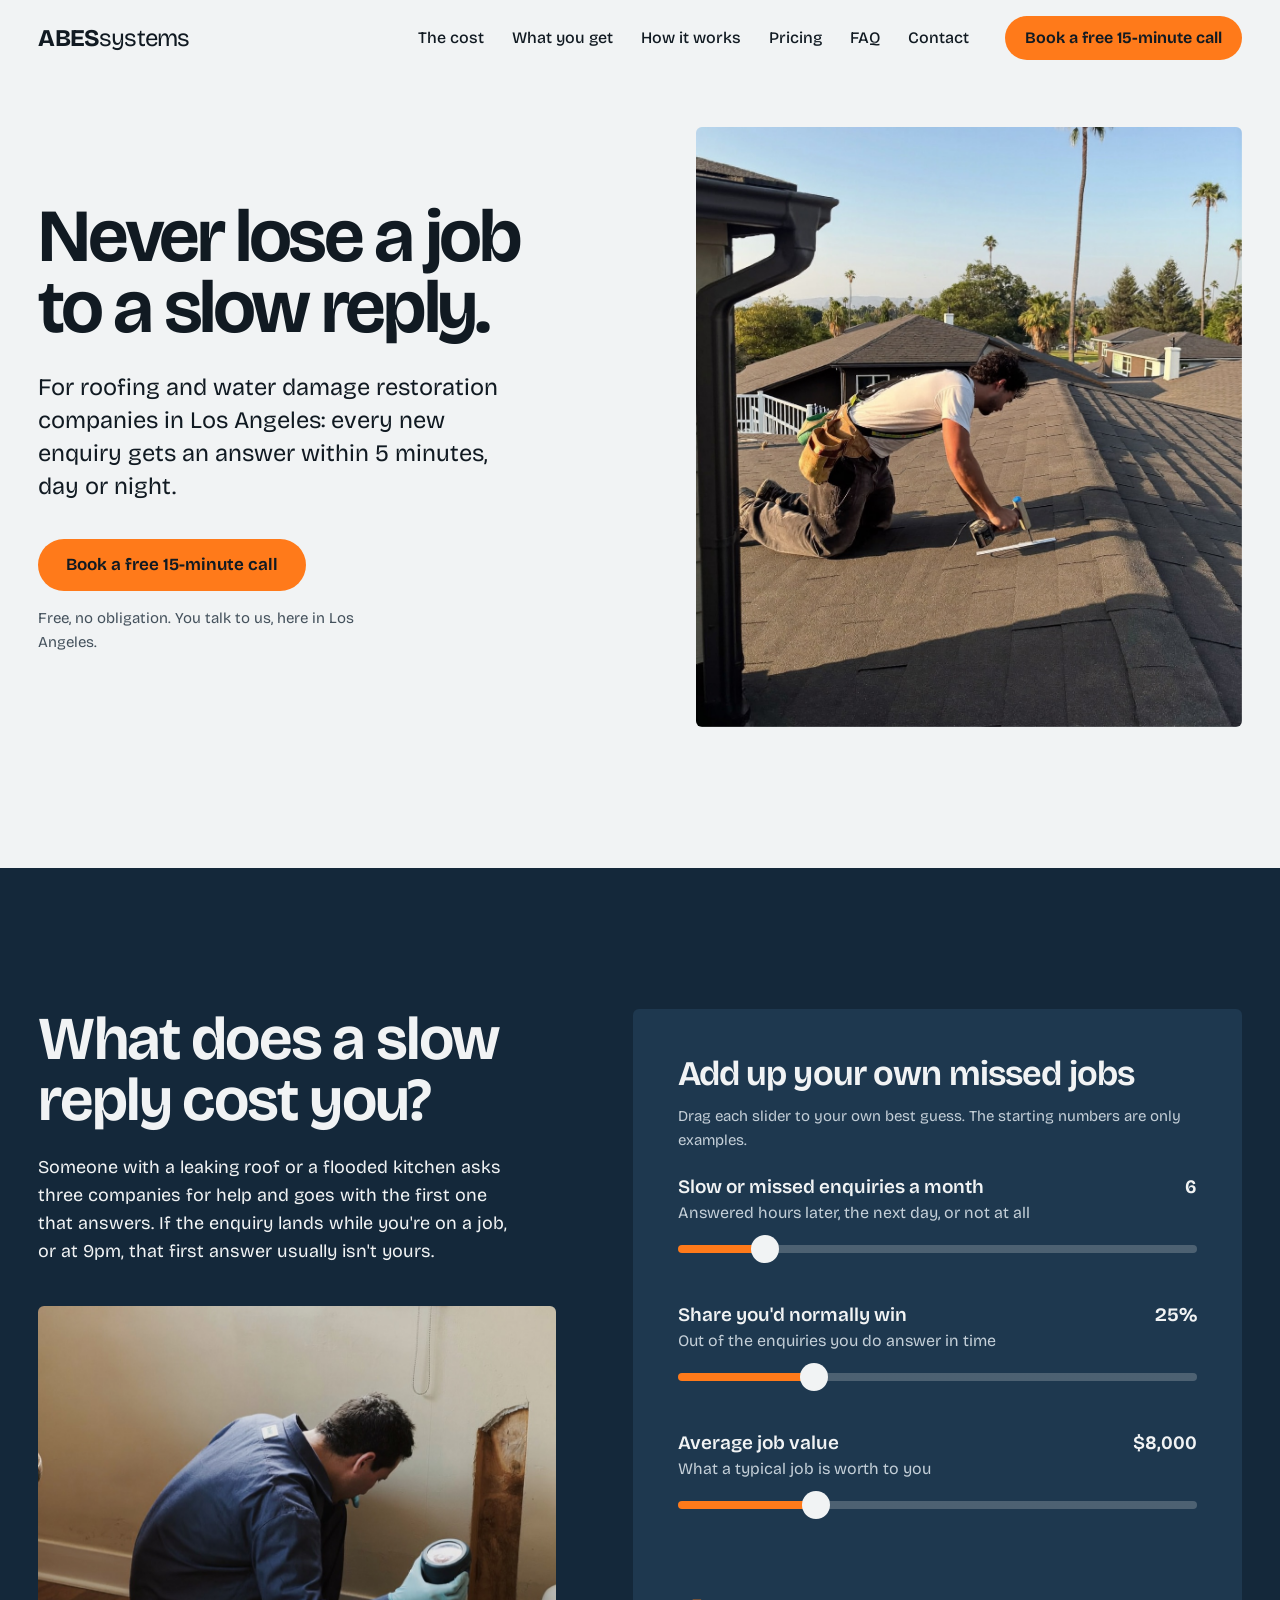
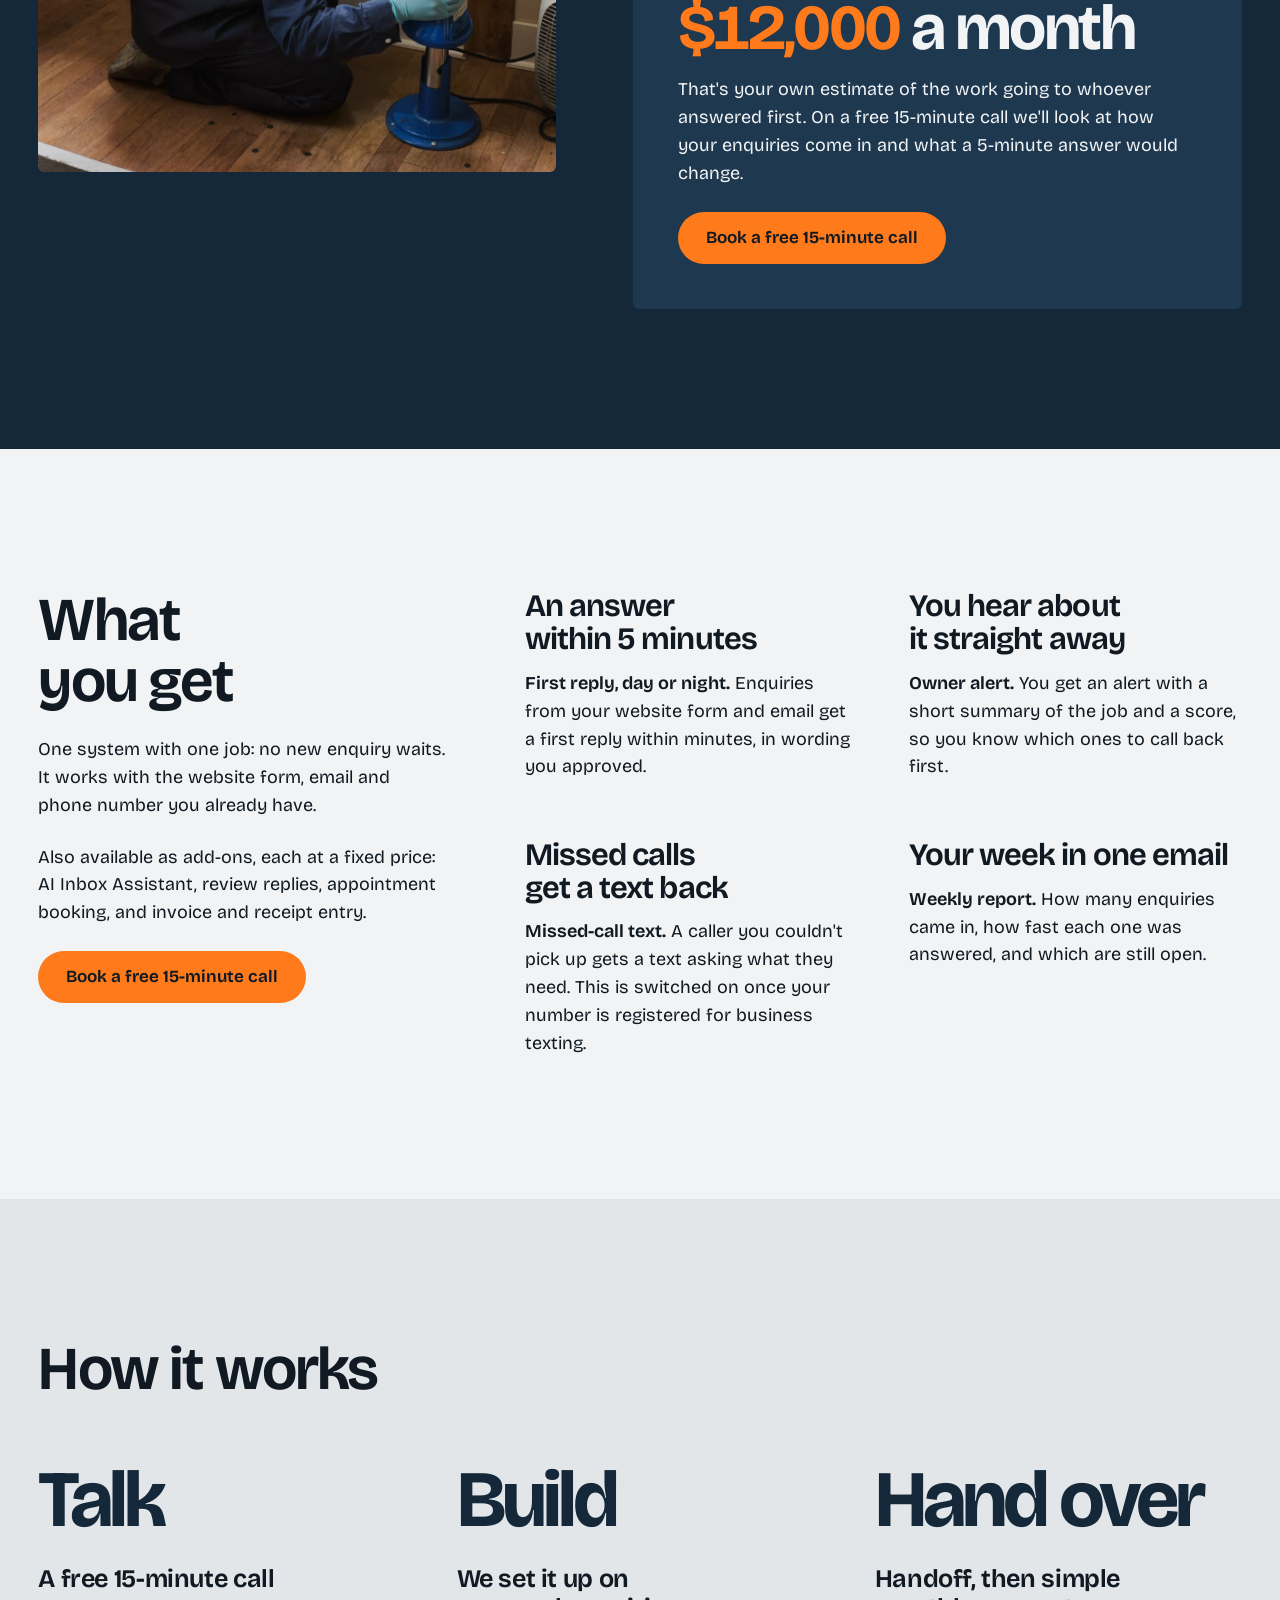
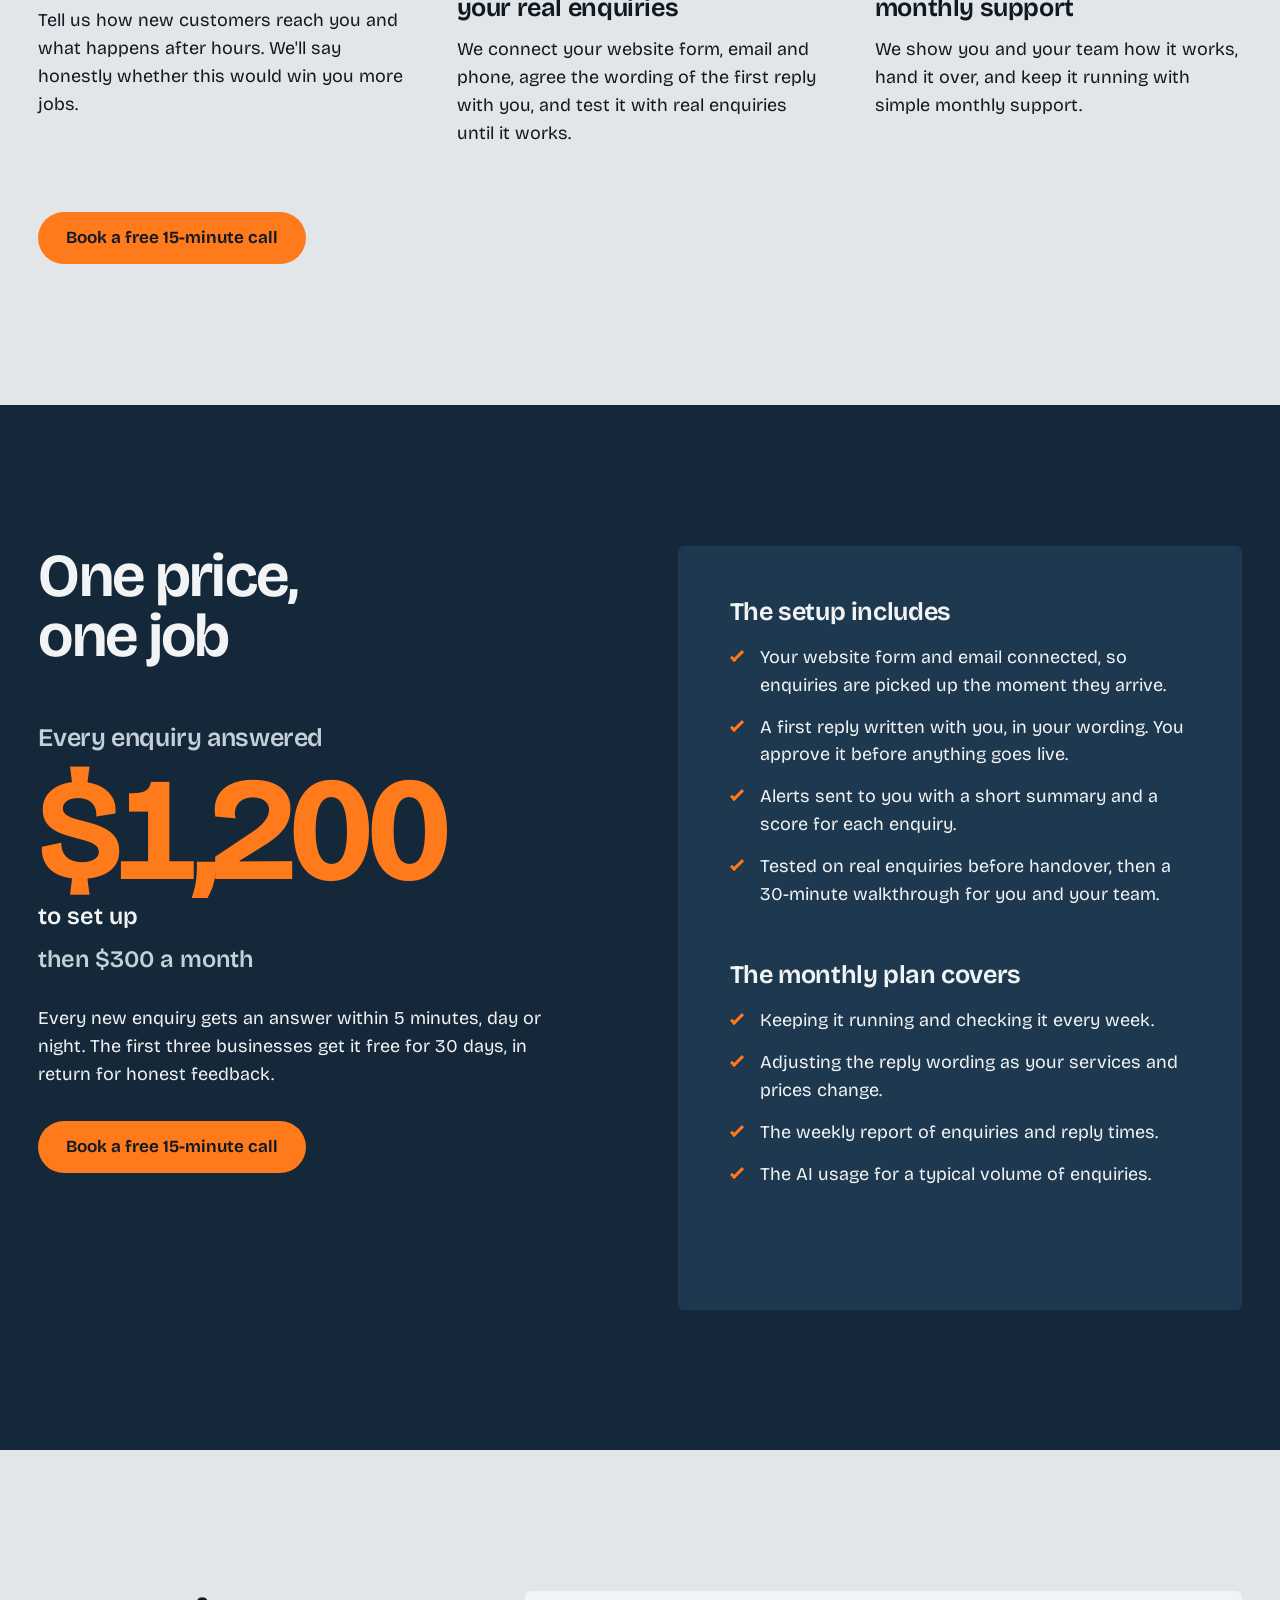
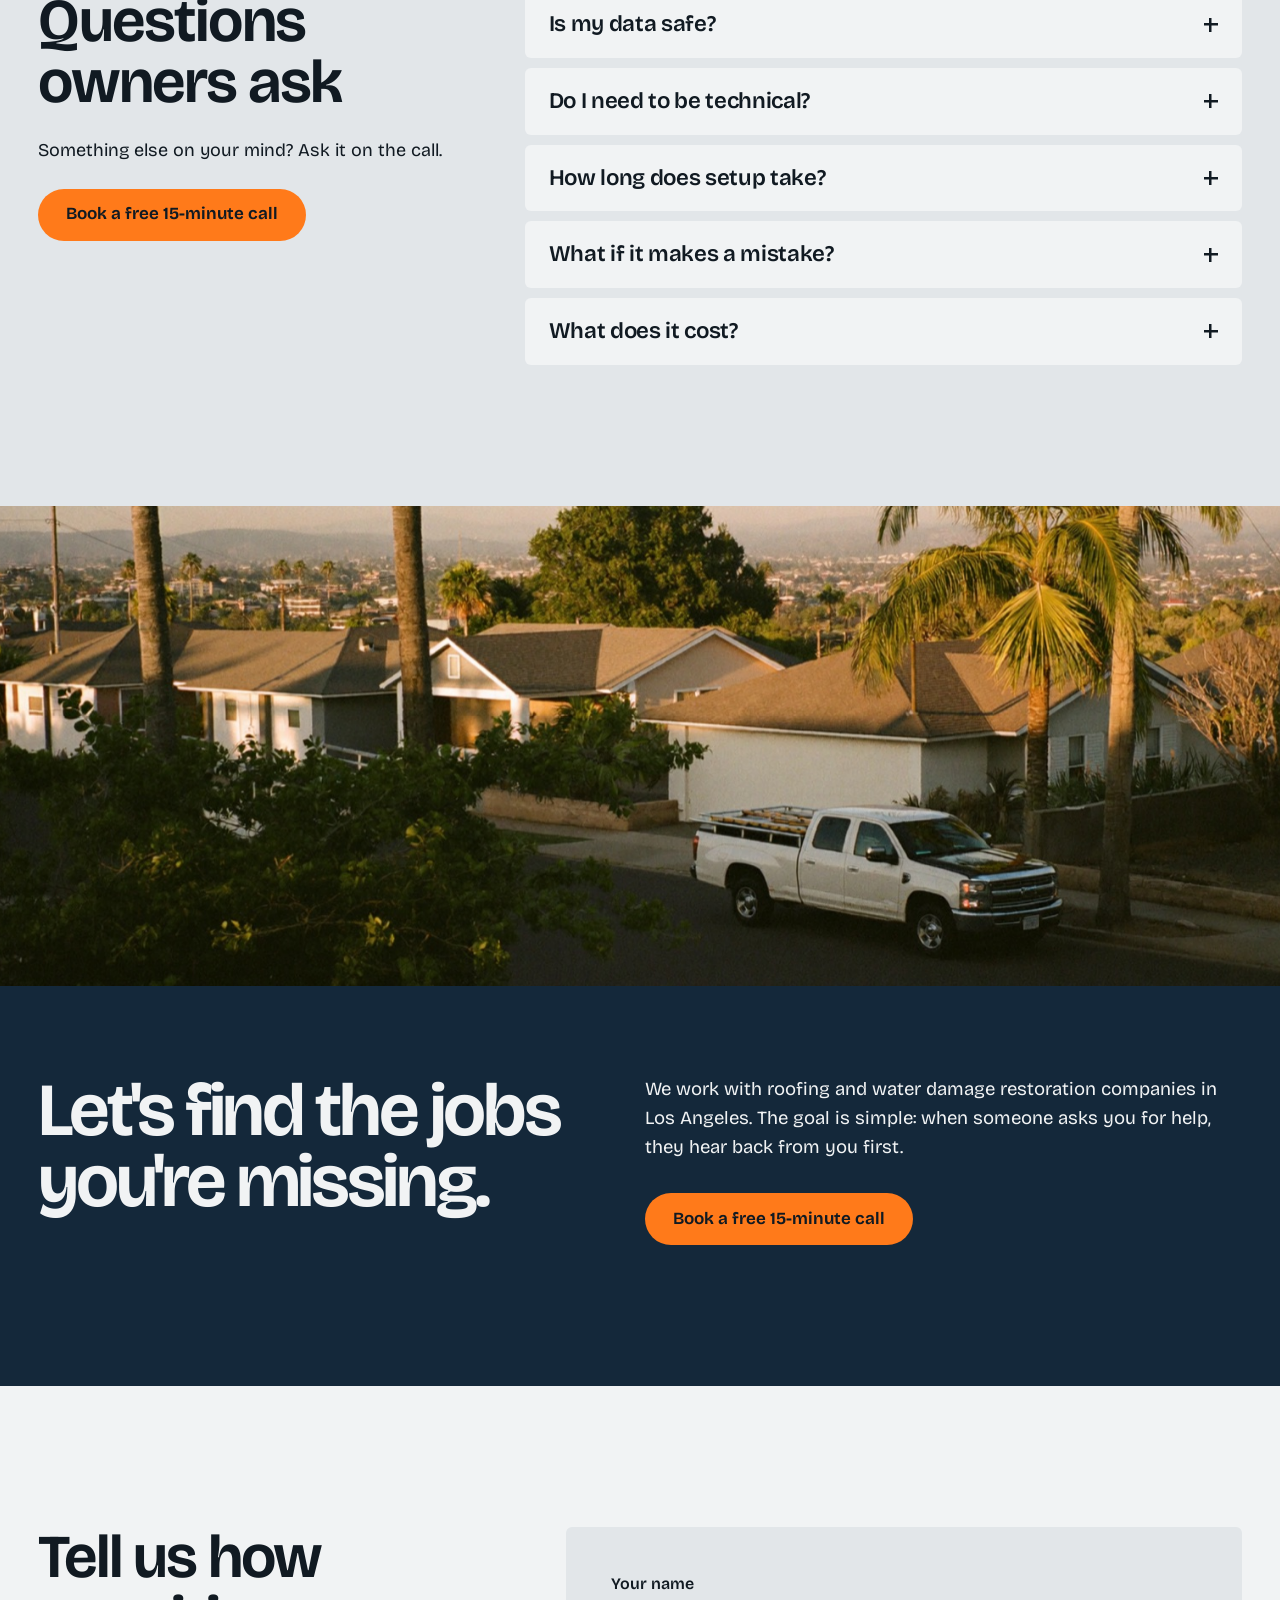
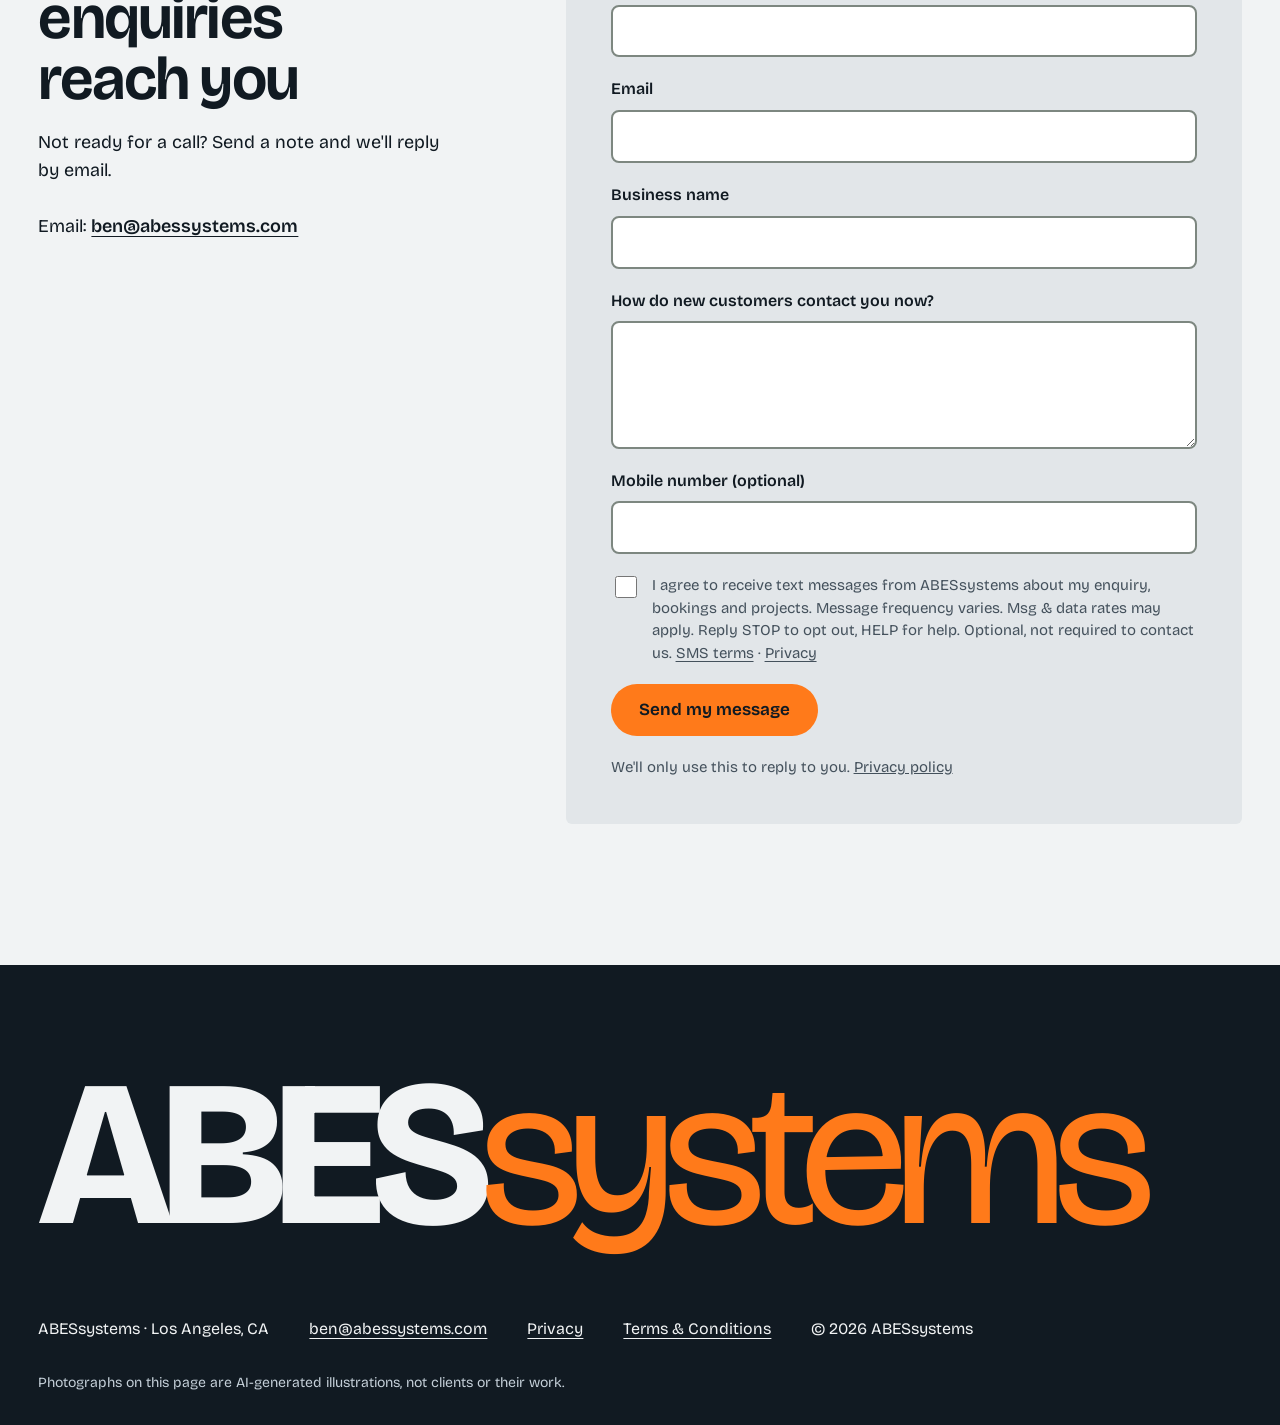
<file: index.html>
<!doctype html>
<html lang="en">
<head>
  <meta charset="utf-8">
  <meta name="viewport" content="width=device-width, initial-scale=1">
  <title>ABESsystems | Every Enquiry Answered in 5 Minutes, for LA Roofers and Restoration</title>
  <meta name="description" content="For LA roofing and water damage restoration companies: every new enquiry gets an answer within 5 minutes, day or night. $1,200 setup, $300 a month. Book a free 15-minute call.">
  <link rel="canonical" href="https://abessystems.com/">
  <meta property="og:type" content="website">
  <meta property="og:site_name" content="ABESsystems">
  <meta property="og:title" content="ABESsystems | Never lose a job to a slow reply">
  <meta property="og:description" content="Every new enquiry to your roofing or restoration company answered within 5 minutes, day or night. Book a free 15-minute call.">
  <meta property="og:url" content="https://abessystems.com/">
  <meta property="og:image" content="https://abessystems.com/images/roofer-la.jpg">
  <meta name="twitter:card" content="summary_large_image">
  <meta name="twitter:title" content="ABESsystems | Never lose a job to a slow reply">
  <meta name="twitter:description" content="Every new enquiry answered within 5 minutes, day or night. For LA roofers and restoration companies.">
  <meta name="theme-color" content="#14283A">
  <link rel="icon" href="favicon.svg" type="image/svg+xml">

  <script>document.documentElement.classList.add("js");</script>
  <link rel="preconnect" href="https://fonts.googleapis.com">
  <link rel="preconnect" href="https://fonts.gstatic.com" crossorigin>
  <link rel="stylesheet" href="https://fonts.googleapis.com/css2?family=Bricolage+Grotesque:opsz,wght@12..96,400..700&display=swap">
  <link rel="preload" as="image" href="images/roofer-la.jpg">
  <link rel="stylesheet" href="styles.css?v=20261112d">
  <script src="script.js?v=20261112d" defer></script>

  <!-- [OWNER: add analytics ID] Uncomment and replace G-XXXXXXXXXX with your Google Analytics 4 ID (or swap in Plausible).
       Booking-button clicks carry data-cta attributes you can track as conversions.
  <script async src="https://www.googletagmanager.com/gtag/js?id=G-XXXXXXXXXX"></script>
  <script>window.dataLayer=window.dataLayer||[];function gtag(){dataLayer.push(arguments);}gtag('js',new Date());gtag('config','G-XXXXXXXXXX');</script>
  -->

  <script type="application/ld+json">
  {
    "@context": "https://schema.org",
    "@graph": [
      {
        "@type": "ProfessionalService",
        "@id": "https://abessystems.com/#business",
        "name": "ABESsystems",
        "url": "https://abessystems.com/",
        "image": "https://abessystems.com/images/roofer-la.jpg",
        "description": "ABESsystems makes sure Los Angeles roofing and water damage restoration companies answer every new enquiry within 5 minutes, day or night.",
        "foundingDate": "2026",
        "founder": { "@type": "Person", "name": "Ben Abesera" },
        "address": { "@type": "PostalAddress", "addressLocality": "Los Angeles", "addressRegion": "CA", "addressCountry": "US" },
        "areaServed": { "@type": "City", "name": "Los Angeles" }
      },
      {
        "@type": "WebSite",
        "name": "ABESsystems",
        "url": "https://abessystems.com/",
        "publisher": { "@id": "https://abessystems.com/#business" }
      },
      {
        "@type": "FAQPage",
        "mainEntity": [
          { "@type": "Question", "name": "Is my data safe?", "acceptedAnswer": { "@type": "Answer", "text": "Each system gets only the access it needs to do its job, and wherever possible it runs on accounts you own and control. Before anything goes live we walk you through exactly what it can see and do, and you can switch it off at any time." } },
          { "@type": "Question", "name": "Do I need to be technical?", "acceptedAnswer": { "@type": "Answer", "text": "No. If you can read a text message or an email, you can use it. We handle the technical side, show you and your team how it works, and stay on hand afterwards." } },
          { "@type": "Question", "name": "How long does setup take?", "acceptedAnswer": { "@type": "Answer", "text": "It depends on how enquiries reach you today, so you get a clear timeline on the free call. We start with your website form and email, so you see it working early." } },
          { "@type": "Question", "name": "What if it makes a mistake?", "acceptedAnswer": { "@type": "Answer", "text": "You approve the wording of the first reply before anything goes live. Anything the system is not sure about goes to you instead of the customer, and you can always see what it sent." } },
          { "@type": "Question", "name": "What does it cost?", "acceptedAnswer": { "@type": "Answer", "text": "$1,200 to set up, then $300 a month, with a 3-month minimum and then month to month. The first three businesses get it free for 30 days in return for honest feedback, with no minimum." } }
        ]
      }
    ]
  }
  </script>
</head>
<body>
  <a class="skip" href="#main">Skip to content</a>

  <header class="bar" id="top">
    <div class="bar__inner wrap">
      <a class="wordmark" href="#top" aria-label="ABESsystems, back to top">
        <span class="wordmark__abes">ABES</span><span class="wordmark__systems">systems</span>
      </a>
      <nav class="nav" aria-label="Main">
        <button class="nav__toggle" type="button" aria-expanded="false" aria-controls="nav-list">Menu</button>
        <ul class="nav__list" id="nav-list">
          <li><a href="#week">The cost</a></li>
          <li><a href="#services">What you get</a></li>
          <li><a href="#how">How it works</a></li>
          <li><a href="#pricing">Pricing</a></li>
          <li><a href="#faq">FAQ</a></li>
          <li><a href="#contact">Contact</a></li>
        </ul>
      </nav>
      <a class="btn btn--small" href="https://calendly.com/ben-abessystems/fit-call" data-cta="book-call-header" aria-label="Book a free 15-minute call">
        <span class="hide-sm">Book a free 15-minute call</span><span class="show-sm">Book a call</span>
      </a>
    </div>
  </header>

  <main id="main">

    <!-- 1. HERO -->
    <section class="hero" aria-labelledby="hero-title">
      <div class="hero__inner wrap">
        <div class="hero__text">
          <h1 id="hero-title" class="reveal">Never lose a job to a slow reply.</h1>
          <p class="hero__lede reveal">For roofing and water damage restoration companies in Los Angeles: every new enquiry gets an answer within 5 minutes, day or night.</p>
          <div class="hero__actions reveal">
            <a class="btn" href="https://calendly.com/ben-abessystems/fit-call" data-cta="book-call-hero">Book a free 15-minute call</a>
            <p class="hero__note">Free, no obligation. You talk to us, here in Los Angeles.</p>
          </div>
        </div>
        <figure class="hero__media reveal">
          <img src="images/roofer-la.jpg" width="1200" height="1600"
               alt="A roofer kneeling on a shingle roof with a nail gun in late-afternoon light, palm trees and neighbouring rooftops behind him"
               fetchpriority="high">
        </figure>
      </div>
    </section>

    <!-- 2. WHAT A SLOW REPLY COSTS + MISSED-JOB CALCULATOR -->
    <section class="week field" id="week" aria-labelledby="week-title">
      <div class="wrap week__grid">
        <div class="week__intro">
          <h2 id="week-title" class="reveal">What does a slow reply cost you?</h2>
          <p class="reveal">Someone with a leaking roof or a flooded kitchen asks three companies for help and goes with the first one that answers. If the enquiry lands while you're on a job, or at 9pm, that first answer usually isn't yours.</p>
          <figure class="week__photo reveal">
            <img src="images/restoration-tech.jpg" width="1100" height="1466" loading="lazy"
                 alt="A restoration technician kneeling on a hardwood floor, setting up drying equipment beside an opened section of wall">
          </figure>
        </div>

        <form class="calc reveal" id="calc" aria-labelledby="calc-title" onsubmit="return false">
          <h3 id="calc-title" class="calc__title">Add up your own missed jobs</h3>
          <p class="calc__help">Drag each slider to your own best guess. The starting numbers are only examples.</p>

          <div class="calc__row">
            <div class="calc__label">
              <label for="p-missed"><strong>Slow or missed enquiries a month</strong> Answered hours later, the next day, or not at all</label>
              <output for="p-missed" class="calc__val" data-for="p-missed">6</output>
            </div>
            <input type="range" id="p-missed" min="0" max="40" step="1" value="6" data-kind="count">
          </div>
          <div class="calc__row">
            <div class="calc__label">
              <label for="p-win"><strong>Share you'd normally win</strong> Out of the enquiries you do answer in time</label>
              <output for="p-win" class="calc__val" data-for="p-win">25%</output>
            </div>
            <input type="range" id="p-win" min="0" max="100" step="5" value="25" data-kind="percent">
          </div>
          <div class="calc__row">
            <div class="calc__label">
              <label for="p-job"><strong>Average job value</strong> What a typical job is worth to you</label>
              <output for="p-job" class="calc__val" data-for="p-job">$8,000</output>
            </div>
            <input type="range" id="p-job" min="500" max="30000" step="500" value="8000" data-kind="money">
          </div>

          <div class="calc__result" aria-live="polite">
            <p class="calc__total"><span id="calc-money">$12,000</span> a month</p>
            <p class="calc__sum">That's your own estimate of the work going to whoever answered first. On a free 15-minute call we'll look at how your enquiries come in and what a 5-minute answer would change.</p>
            <a class="btn" href="https://calendly.com/ben-abessystems/fit-call" data-cta="book-call-calculator">Book a free 15-minute call</a>
          </div>
        </form>
      </div>
    </section>

    <!-- 3. WHAT YOU GET -->
    <section class="services" id="services" aria-labelledby="services-title">
      <div class="wrap services__grid">
        <div class="services__side">
          <h2 id="services-title" class="reveal">What you get</h2>
          <p class="reveal">One system with one job: no new enquiry waits. It works with the website form, email and phone number you already have.</p>
          <p class="reveal">Also available as add-ons, each at a fixed price: AI Inbox Assistant, review replies, appointment booking, and invoice and receipt entry.</p>
          <a class="btn reveal" href="https://calendly.com/ben-abessystems/fit-call" data-cta="book-call-services">Book a free 15-minute call</a>
        </div>
        <ul class="services__list">
          <li class="svc reveal">
            <h3>An answer within 5 minutes</h3>
            <p><strong>First reply, day or night.</strong> Enquiries from your website form and email get a first reply within minutes, in wording you approved.</p>
          </li>
          <li class="svc reveal">
            <h3>You hear about it straight away</h3>
            <p><strong>Owner alert.</strong> You get an alert with a short summary of the job and a score, so you know which ones to call back first.</p>
          </li>
          <li class="svc reveal">
            <h3>Missed calls get a text back</h3>
            <p><strong>Missed-call text.</strong> A caller you couldn't pick up gets a text asking what they need. This is switched on once your number is registered for business texting.</p>
          </li>
          <li class="svc reveal">
            <h3>Your week in one email</h3>
            <p><strong>Weekly report.</strong> How many enquiries came in, how fast each one was answered, and which are still open.</p>
          </li>
        </ul>
      </div>
    </section>

    <!-- 4. HOW IT WORKS -->
    <section class="how tone" id="how" aria-labelledby="how-title">
      <div class="wrap">
        <h2 id="how-title" class="reveal">How it works</h2>
        <ol class="how__steps">
          <li class="step reveal">
            <p class="step__word" aria-hidden="true">Talk</p>
            <h3>A free 15-minute call</h3>
            <p>Tell us how new customers reach you and what happens after hours. We'll say honestly whether this would win you more jobs.</p>
          </li>
          <li class="step reveal">
            <p class="step__word" aria-hidden="true">Build</p>
            <h3>We set it up on your real enquiries</h3>
            <p>We connect your website form, email and phone, agree the wording of the first reply with you, and test it with real enquiries until it works.</p>
          </li>
          <li class="step reveal">
            <p class="step__word" aria-hidden="true">Hand over</p>
            <h3>Handoff, then simple monthly support</h3>
            <p>We show you and your team how it works, hand it over, and keep it running with simple monthly support.</p>
          </li>
        </ol>
        <a class="btn reveal" href="https://calendly.com/ben-abessystems/fit-call" data-cta="book-call-how">Book a free 15-minute call</a>
      </div>
    </section>

    <!-- 4b. OFFER -->
    <section class="offer field" id="pricing" aria-labelledby="offer-title">
      <div class="wrap offer__grid">
        <div class="offer__price">
          <h2 id="offer-title" class="reveal">One price, one job</h2>
          <p class="offer__name reveal">Every enquiry answered</p>
          <p class="offer__amount reveal"><span>$1,200</span> to set up</p>
          <p class="offer__monthly reveal">then $300 a month</p>
          <p class="offer__lead reveal">Every new enquiry gets an answer within 5 minutes, day or night. The first three businesses get it free for 30 days, in return for honest feedback.</p>
          <a class="btn reveal" href="https://calendly.com/ben-abessystems/fit-call" data-cta="book-call-offer">Book a free 15-minute call</a>
        </div>
        <div class="offer__detail">
          <h3 class="reveal">The setup includes</h3>
          <ul class="offer__list">
            <li class="reveal">Your website form and email connected, so enquiries are picked up the moment they arrive.</li>
            <li class="reveal">A first reply written with you, in your wording. You approve it before anything goes live.</li>
            <li class="reveal">Alerts sent to you with a short summary and a score for each enquiry.</li>
            <li class="reveal">Tested on real enquiries before handover, then a 30-minute walkthrough for you and your team.</li>
          </ul>
          <h3 class="reveal">The monthly plan covers</h3>
          <ul class="offer__list">
            <li class="reveal">Keeping it running and checking it every week.</li>
            <li class="reveal">Adjusting the reply wording as your services and prices change.</li>
            <li class="reveal">The weekly report of enquiries and reply times.</li>
            <li class="reveal">The AI usage for a typical volume of enquiries.</li>
            <li class="reveal">A 3-month minimum, then month to month with 30 days' notice.</li>
          </ul>
        </div>
      </div>
    </section>

    <!-- 6. FAQ -->
    <section class="faq tone" id="faq" aria-labelledby="faq-title">
      <div class="wrap faq__grid">
        <div class="faq__side">
          <h2 id="faq-title" class="reveal">Questions owners ask</h2>
          <p class="reveal">Something else on your mind? Ask it on the call.</p>
          <a class="btn reveal" href="https://calendly.com/ben-abessystems/fit-call" data-cta="book-call-faq">Book a free 15-minute call</a>
        </div>
        <div class="faq__list">
          <details class="qa reveal">
            <summary>Is my data safe?</summary>
            <p>Each system gets only the access it needs to do its job, and wherever possible it runs on accounts you own and control. Before anything goes live we walk you through exactly what it can see and do, and you can switch it off at any time.</p>
          </details>
          <details class="qa reveal">
            <summary>Do I need to be technical?</summary>
            <p>No. If you can read a text message or an email, you can use it. We handle the technical side, show you and your team how it works, and stay on hand afterwards.</p>
          </details>
          <details class="qa reveal">
            <summary>How long does setup take?</summary>
            <p>It depends on how enquiries reach you today, so you get a clear timeline on the free call. We start with your website form and email, so you see it working early.</p>
          </details>
          <details class="qa reveal">
            <summary>What if it makes a mistake?</summary>
            <p>You approve the wording of the first reply before anything goes live. Anything the system is not sure about goes to you instead of the customer, and you can always see what it sent.</p>
          </details>
          <details class="qa reveal">
            <summary>What does it cost?</summary>
            <p>$1,200 to set up, then $300 a month, with a 3-month minimum and then month to month. The first three businesses get it free for 30 days in return for honest feedback, with no minimum.</p>
          </details>
        </div>
      </div>
    </section>

    <!-- 7. FINAL CALL TO ACTION -->
    <section class="final field" aria-labelledby="final-title">
      <figure class="final__media">
        <img src="images/la-roofs-street.jpg" width="1600" height="905" loading="lazy"
             alt="A Los Angeles residential street at golden hour: single-storey houses with shingle roofs, palm trees and a contractor's pickup with a ladder rack">
      </figure>
      <div class="wrap final__inner">
        <h2 id="final-title" class="reveal">Let's find the jobs you're missing.</h2>
        <div class="final__body reveal">
          <p>We work with roofing and water damage restoration companies in Los Angeles. The goal is simple: when someone asks you for help, they hear back from you first.</p>
          <a class="btn" href="https://calendly.com/ben-abessystems/fit-call" data-cta="book-call-final">Book a free 15-minute call</a>
        </div>
      </div>
    </section>

    <!-- CONTACT -->
    <section class="contact" id="contact" aria-labelledby="contact-title">
      <div class="wrap contact__grid">
        <div class="contact__side">
          <h2 id="contact-title" class="reveal">Tell us how enquiries reach you</h2>
          <p class="reveal">Not ready for a call? Send a note and we'll reply by email.</p>
          <p class="reveal contact__email">Email: <a class="tap" href="mailto:ben@abessystems.com" data-cta="email-contact">ben@abessystems.com</a></p>
        </div>

        <div class="contact__panel">
          <!-- Form posts to Formspree (https://formspree.io/f/moeebyba) via script.js; submissions arrive at ben@abessystems.com. -->
          <form class="form reveal" id="contact-form" novalidate>
            <div class="field-row">
              <label for="f-name">Your name</label>
              <input id="f-name" name="name" type="text" autocomplete="name" required aria-describedby="f-name-err">
              <p class="err" id="f-name-err" hidden></p>
            </div>
            <div class="field-row">
              <label for="f-email">Email</label>
              <input id="f-email" name="email" type="email" autocomplete="email" required aria-describedby="f-email-err">
              <p class="err" id="f-email-err" hidden></p>
            </div>
            <div class="field-row">
              <label for="f-biz">Business name</label>
              <input id="f-biz" name="business" type="text" autocomplete="organization" required aria-describedby="f-biz-err">
              <p class="err" id="f-biz-err" hidden></p>
            </div>
            <div class="field-row">
              <label for="f-time">How do new customers contact you now?</label>
              <textarea id="f-time" name="time" rows="4" required aria-describedby="f-time-err"></textarea>
              <p class="err" id="f-time-err" hidden></p>
            </div>
            <div class="field-row">
              <label for="f-phone">Mobile number (optional)</label>
              <input id="f-phone" name="phone" type="tel" autocomplete="tel" aria-describedby="f-phone-err">
              <p class="err" id="f-phone-err" hidden></p>
            </div>
            <label class="consent" for="f-sms">
              <input id="f-sms" name="sms_consent" type="checkbox" value="yes">
              <span>I agree to receive text messages from ABESsystems about my enquiry, bookings and projects. Message frequency varies. Msg &amp; data rates may apply. Reply STOP to opt out, HELP for help. Optional, not required to contact us. <a href="terms.html">SMS terms</a> · <a href="privacy.html">Privacy</a></span>
            </label>
            <div class="hp" aria-hidden="true">
              <label for="f-website">Leave this empty</label>
              <input id="f-website" name="website" type="text" tabindex="-1" autocomplete="off">
            </div>
            <button class="btn" type="submit">Send my message</button>
            <p class="err form__error" id="form-send-err" role="alert" tabindex="-1" hidden>Sorry, that didn't send. Please email us at <a href="mailto:ben@abessystems.com">ben@abessystems.com</a> instead.</p>
            <p class="form__privacy">We'll only use this to reply to you. <a href="privacy.html">Privacy policy</a></p>
          </form>
          <div class="form-success" id="form-success" tabindex="-1" role="status" hidden>
            <h3>Thanks, <span id="success-name">there</span>. Got it.</h3>
            <p>We'll read what you sent and reply by email. Prefer to talk it through now?</p>
            <a class="btn" href="https://calendly.com/ben-abessystems/fit-call" data-cta="book-call-form-success">Book a free 15-minute call</a>
          </div>
        </div>
      </div>
    </section>
  </main>

  <footer class="footer">
    <div class="wrap">
      <p class="footer__mark" aria-hidden="true"><span class="wordmark__abes">ABES</span><span class="wordmark__systems">systems</span></p>
      <div class="footer__row">
        <p>ABESsystems · Los Angeles, CA</p>
        <p><a class="tap" href="mailto:ben@abessystems.com" data-cta="email-footer">ben@abessystems.com</a></p>
        <p><a class="tap" href="privacy.html">Privacy</a></p>
        <p><a class="tap" href="terms.html">Terms &amp; Conditions</a></p>
        <p>© <span id="year">2026</span> ABESsystems</p>
      </div>
      <p class="footer__credit">Photographs on this page are AI-generated illustrations, not clients or their work.</p>
    </div>
  </footer>
</body>
</html>
</file>
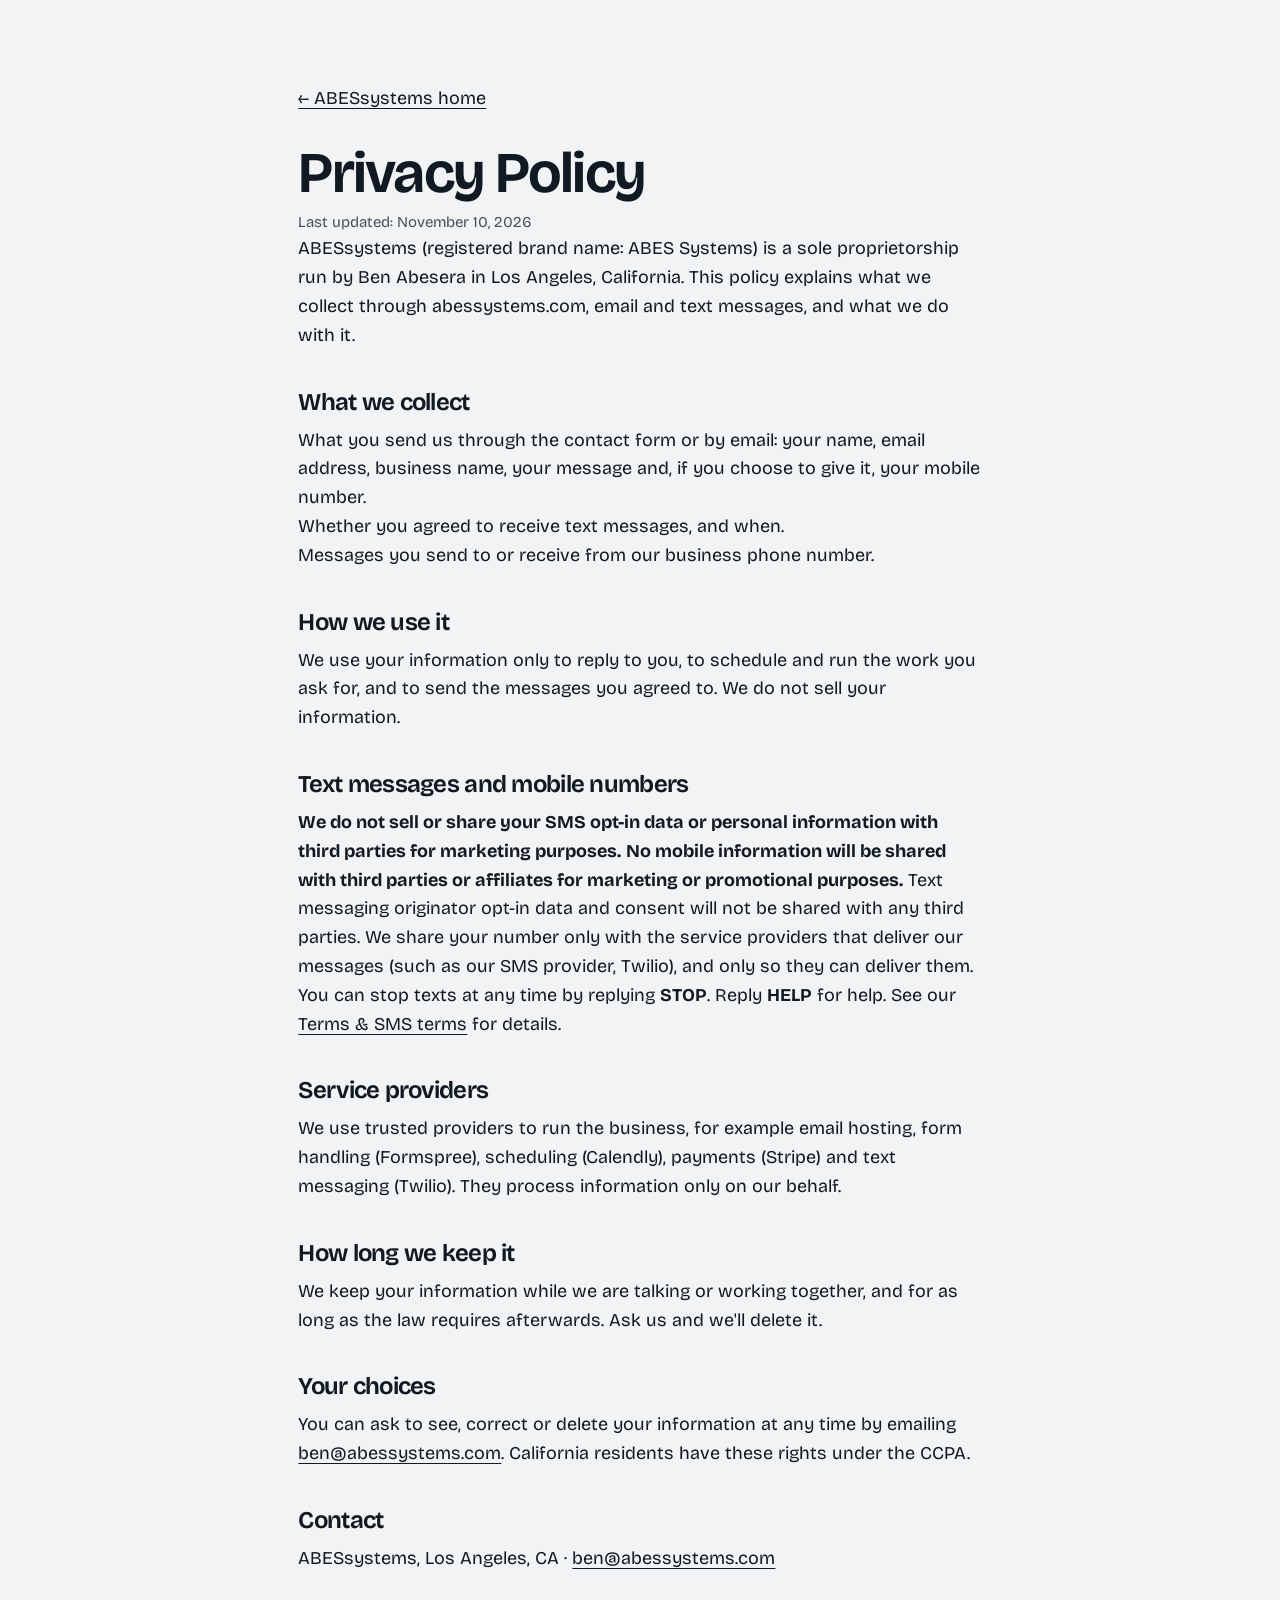
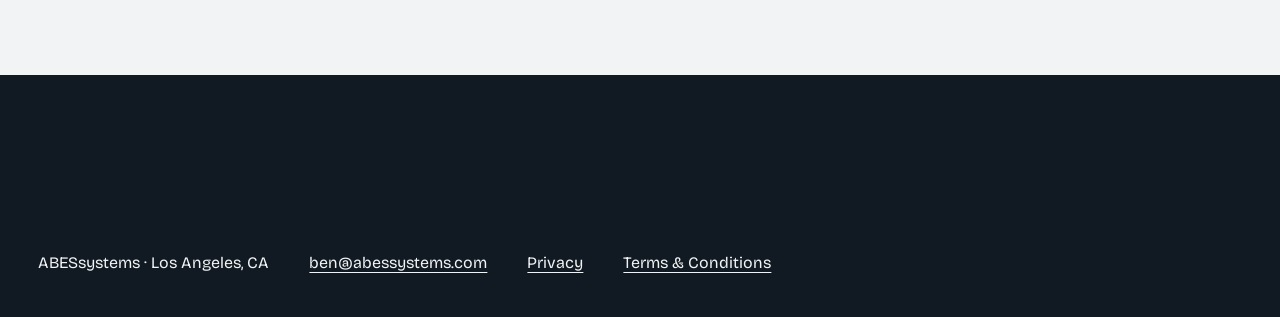
<file: privacy.html>
<!doctype html>
<html lang="en">
<head>
  <meta charset="utf-8">
  <meta name="viewport" content="width=device-width, initial-scale=1">
  <title>Privacy Policy | ABESsystems</title>
  <meta name="description" content="How ABESsystems collects, uses and protects your information, including phone numbers and text messages.">
  <link rel="canonical" href="https://abessystems.com/privacy.html">
  <meta name="theme-color" content="#1F3B30">
  <link rel="icon" href="favicon.svg" type="image/svg+xml">
  <link rel="preconnect" href="https://fonts.googleapis.com">
  <link rel="preconnect" href="https://fonts.gstatic.com" crossorigin>
  <link rel="stylesheet" href="https://fonts.googleapis.com/css2?family=Bricolage+Grotesque:opsz,wght@12..96,400..700&display=swap">
  <link rel="stylesheet" href="styles.css">
</head>
<body>
  <main class="legal wrap">
    <p><a class="tap" href="/">← ABESsystems home</a></p>
    <h1>Privacy Policy</h1>
    <p class="legal__date">Last updated: November 10, 2026</p>
    <p>ABESsystems (registered brand name: ABES Systems) is a sole proprietorship run by Ben Abesera in Los Angeles, California. This policy explains what we collect through abessystems.com, email and text messages, and what we do with it.</p>
    <h2>What we collect</h2>
    <ul>
      <li>What you send us through the contact form or by email: your name, email address, business name, your message and, if you choose to give it, your mobile number.</li>
      <li>Whether you agreed to receive text messages, and when.</li>
      <li>Messages you send to or receive from our business phone number.</li>
    </ul>
    <h2>How we use it</h2>
    <p>We use your information only to reply to you, to schedule and run the work you ask for, and to send the messages you agreed to. We do not sell your information.</p>
    <h2>Text messages and mobile numbers</h2>
    <p><strong>We do not sell or share your SMS opt-in data or personal information with third parties for marketing purposes.</strong> <strong>No mobile information will be shared with third parties or affiliates for marketing or promotional purposes.</strong> Text messaging originator opt-in data and consent will not be shared with any third parties. We share your number only with the service providers that deliver our messages (such as our SMS provider, Twilio), and only so they can deliver them.</p>
    <p>You can stop texts at any time by replying <strong>STOP</strong>. Reply <strong>HELP</strong> for help. See our <a href="terms.html">Terms &amp; SMS terms</a> for details.</p>
    <h2>Service providers</h2>
    <p>We use trusted providers to run the business, for example email hosting, form handling (Formspree), scheduling (Calendly), payments (Stripe) and text messaging (Twilio). They process information only on our behalf.</p>
    <h2>How long we keep it</h2>
    <p>We keep your information while we are talking or working together, and for as long as the law requires afterwards. Ask us and we'll delete it.</p>
    <h2>Your choices</h2>
    <p>You can ask to see, correct or delete your information at any time by emailing <a href="mailto:ben@abessystems.com">ben@abessystems.com</a>. California residents have these rights under the CCPA.</p>
    <h2>Contact</h2>
    <p>ABESsystems, Los Angeles, CA · <a href="mailto:ben@abessystems.com">ben@abessystems.com</a></p>
  </main>
  <footer class="footer">
    <div class="wrap">
      <div class="footer__row">
        <p>ABESsystems · Los Angeles, CA</p>
        <p><a class="tap" href="mailto:ben@abessystems.com">ben@abessystems.com</a></p>
        <p><a class="tap" href="privacy.html">Privacy</a></p>
        <p><a class="tap" href="terms.html">Terms &amp; Conditions</a></p>
      </div>
    </div>
  </footer>
</body>
</html>
</file>
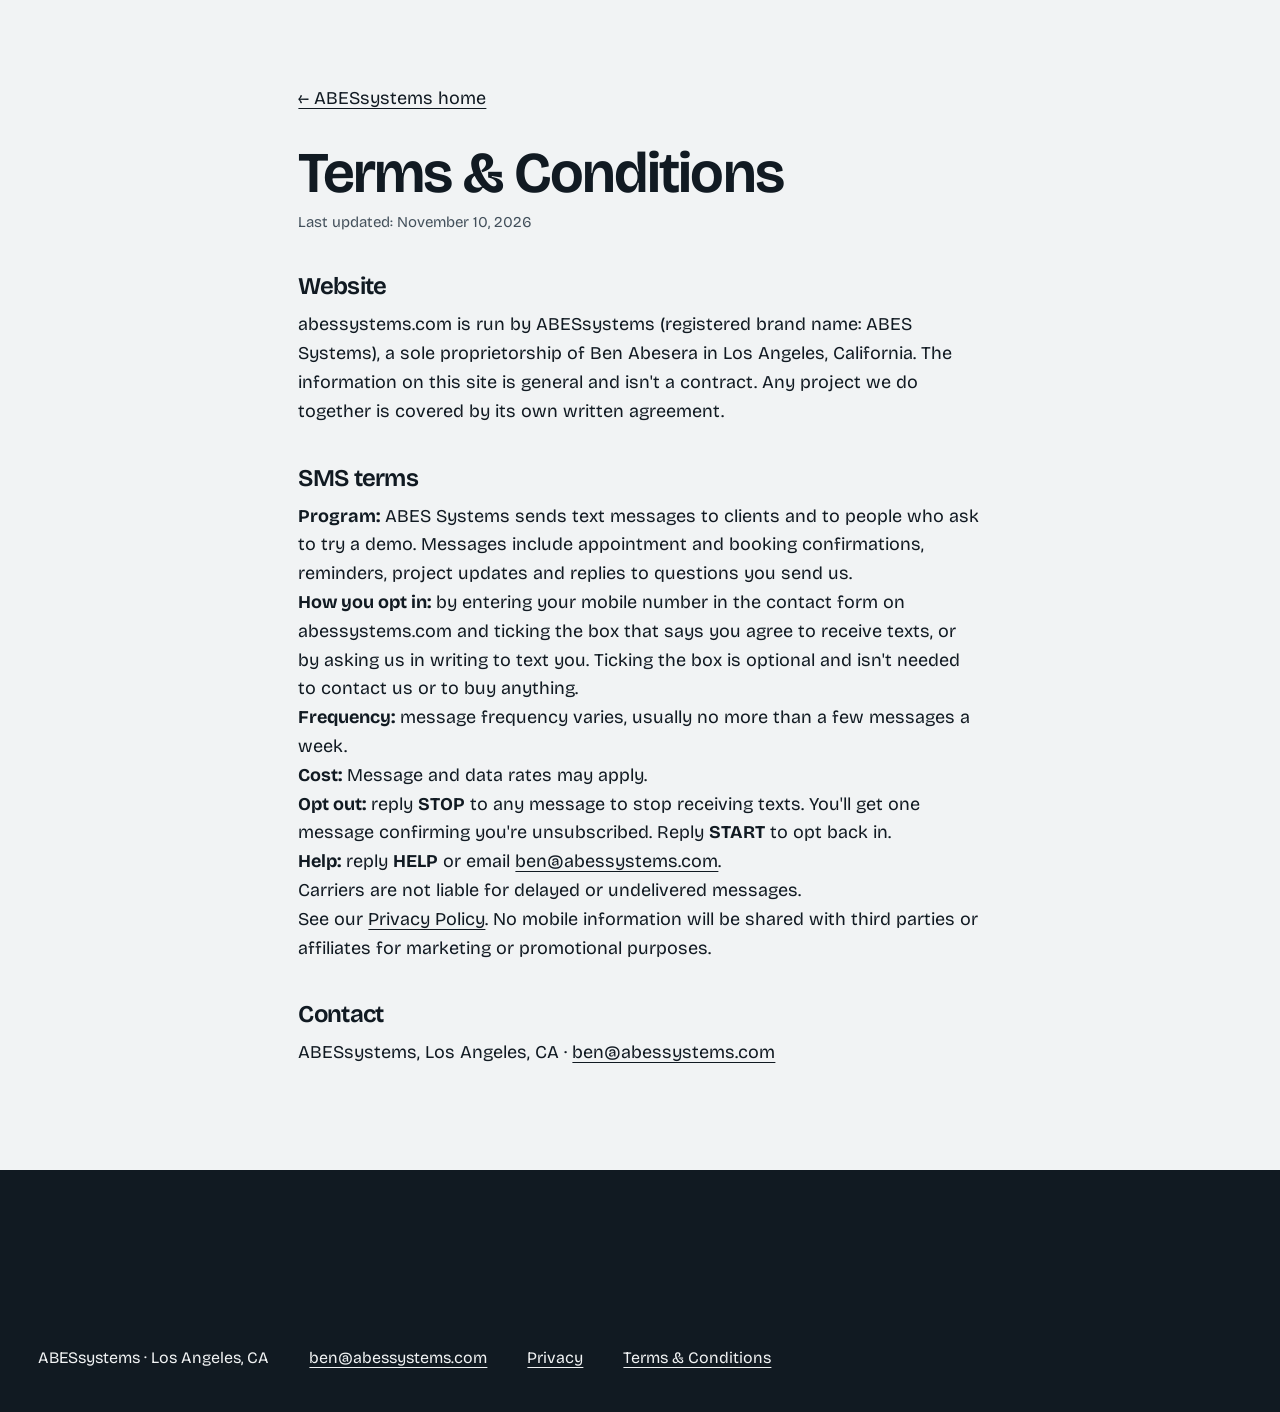
<file: terms.html>
<!doctype html>
<html lang="en">
<head>
  <meta charset="utf-8">
  <meta name="viewport" content="width=device-width, initial-scale=1">
  <title>Terms &amp; Conditions | ABESsystems</title>
  <meta name="description" content="Terms of use for abessystems.com and the terms for text messages from ABESsystems.">
  <link rel="canonical" href="https://abessystems.com/terms.html">
  <meta name="theme-color" content="#1F3B30">
  <link rel="icon" href="favicon.svg" type="image/svg+xml">
  <link rel="preconnect" href="https://fonts.googleapis.com">
  <link rel="preconnect" href="https://fonts.gstatic.com" crossorigin>
  <link rel="stylesheet" href="https://fonts.googleapis.com/css2?family=Bricolage+Grotesque:opsz,wght@12..96,400..700&display=swap">
  <link rel="stylesheet" href="styles.css">
</head>
<body>
  <main class="legal wrap">
    <p><a class="tap" href="/">← ABESsystems home</a></p>
    <h1>Terms &amp; Conditions</h1>
    <p class="legal__date">Last updated: November 10, 2026</p>
    <h2>Website</h2>
    <p>abessystems.com is run by ABESsystems (registered brand name: ABES Systems), a sole proprietorship of Ben Abesera in Los Angeles, California. The information on this site is general and isn't a contract. Any project we do together is covered by its own written agreement.</p>
    <h2>SMS terms</h2>
    <p><strong>Program:</strong> ABES Systems sends text messages to clients and to people who ask to try a demo. Messages include appointment and booking confirmations, reminders, project updates and replies to questions you send us.</p>
    <p><strong>How you opt in:</strong> by entering your mobile number in the contact form on abessystems.com and ticking the box that says you agree to receive texts, or by asking us in writing to text you. Ticking the box is optional and isn't needed to contact us or to buy anything.</p>
    <p><strong>Frequency:</strong> message frequency varies, usually no more than a few messages a week.</p>
    <p><strong>Cost:</strong> Message and data rates may apply.</p>
    <p><strong>Opt out:</strong> reply <strong>STOP</strong> to any message to stop receiving texts. You'll get one message confirming you're unsubscribed. Reply <strong>START</strong> to opt back in.</p>
    <p><strong>Help:</strong> reply <strong>HELP</strong> or email <a href="mailto:ben@abessystems.com">ben@abessystems.com</a>.</p>
    <p>Carriers are not liable for delayed or undelivered messages.</p>
    <p>See our <a href="privacy.html">Privacy Policy</a>. No mobile information will be shared with third parties or affiliates for marketing or promotional purposes.</p>
    <h2>Contact</h2>
    <p>ABESsystems, Los Angeles, CA · <a href="mailto:ben@abessystems.com">ben@abessystems.com</a></p>
  </main>
  <footer class="footer">
    <div class="wrap">
      <div class="footer__row">
        <p>ABESsystems · Los Angeles, CA</p>
        <p><a class="tap" href="mailto:ben@abessystems.com">ben@abessystems.com</a></p>
        <p><a class="tap" href="privacy.html">Privacy</a></p>
        <p><a class="tap" href="terms.html">Terms &amp; Conditions</a></p>
      </div>
    </div>
  </footer>
</body>
</html>
</file>
<file: styles.css>
/* ABESsystems: tokens */
:root {
  --ground: #F1F3F4;
  --tone: #E2E6E9;
  --tone-2: #D3D9DD;
  --ink: #111A22;
  --ink-2: #44515C;
  --field: #14283A;
  --field-2: #1E384F;
  --on-field: #F1F3F4;
  --on-field-2: #C4CFD8;
  --accent: #FF7A1A;
  --accent-press: #E8650A;

  --font: "Bricolage Grotesque", ui-sans-serif, system-ui, -apple-system, "Segoe UI", sans-serif;
  --t-body: 1.125rem;
  --t-small: 0.9375rem;
  --t-h3: clamp(1.3rem, 1.1rem + 0.6vw, 1.6rem);
  --t-h2: clamp(2.1rem, 1.4rem + 3vw, 4rem);
  --t-h1: clamp(2.5rem, 1rem + 4.6vw, 5.2rem);

  --margin: clamp(16px, 3vw, 40px);
  --max: 1360px;
  --section: clamp(88px, 11vw, 176px);
  --radius: 999px;
  --ease: cubic-bezier(.2, .7, .2, 1);
}

*, *::before, *::after { box-sizing: border-box; }
[hidden] { display: none !important; }
html { -webkit-text-size-adjust: 100%; scroll-behavior: smooth; scroll-padding-top: 84px; }
body {
  margin: 0;
  background: var(--ground);
  color: var(--ink);
  font-family: var(--font);
  font-size: var(--t-body);
  line-height: 1.55;
  font-optical-sizing: auto;
  -webkit-font-smoothing: antialiased;
}
img { display: block; max-width: 100%; height: auto; }
h1, h2, h3 { margin: 0; font-weight: 650; letter-spacing: -0.03em; line-height: 1; text-wrap: balance; }
h3 { font-size: var(--t-h3); letter-spacing: -0.015em; line-height: 1.15; }
p { margin: 0; }
a { color: inherit; }
ul, ol { margin: 0; padding: 0; list-style: none; }
figure { margin: 0; }
::selection { background: var(--accent); color: var(--ink); }
:focus-visible { outline: 3px solid var(--accent); outline-offset: 3px; border-radius: 4px; }
.how :focus-visible, .faq :focus-visible, .contact :focus-visible, .services :focus-visible, .hero :focus-visible, .bar :focus-visible, .clients :focus-visible { outline-color: var(--field); }

.wrap { width: 100%; max-width: var(--max); margin: 0 auto; padding: 0 var(--margin); }
.field { background: var(--field); color: var(--on-field); }
.tone { background: var(--tone); }

.skip {
  position: absolute; left: 12px; top: -60px; z-index: 100;
  background: var(--ink); color: var(--ground); padding: 12px 16px; border-radius: 8px;
  text-decoration: none; font-weight: 600;
}
.skip:focus { top: 12px; }

/* Buttons */
.btn {
  display: inline-flex; align-items: center; justify-content: center;
  min-height: 52px; padding: 14px 28px;
  background: var(--accent); color: var(--ink);
  font: inherit; font-weight: 650; font-size: 1.0625rem; line-height: 1.1;
  text-decoration: none; text-align: center;
  border: 0; border-radius: var(--radius); cursor: pointer;
  transition: transform .18s var(--ease), background-color .18s var(--ease);
}
.btn:hover { background: var(--accent-press); transform: translateY(-2px); }
.btn:active { transform: translateY(0) scale(.98); }
.btn--small { min-height: 44px; padding: 10px 20px; font-size: 1rem; white-space: nowrap; flex: none; }
.show-sm { display: none; }

.tap { display: inline-flex; align-items: center; min-height: 44px; }

/* Header */
.bar { position: sticky; top: 0; z-index: 50; background: var(--ground); }
.bar__inner { display: flex; align-items: center; gap: 24px; min-height: 76px; }
.wordmark {
  display: inline-flex; align-items: center; min-height: 44px; flex: none;
  text-decoration: none; font-size: 1.5rem; letter-spacing: -0.035em; line-height: 1;
}
.wordmark__abes { font-weight: 750; }
.wordmark__systems { font-weight: 400; }
.nav { margin-left: auto; }
.nav__list { display: flex; gap: 4px; }
.nav__list a {
  display: inline-flex; align-items: center; min-height: 44px; padding: 0 12px;
  text-decoration: none; font-weight: 500; font-size: 1rem; border-radius: 8px;
  transition: background-color .18s var(--ease);
}
.nav__list a:hover { background: var(--tone); }
.nav__toggle { display: none; }

/* Hero */
.hero { padding: clamp(24px, 4vw, 56px) 0 var(--section); }
.hero__inner { display: grid; grid-template-columns: minmax(0, 1.1fr) minmax(0, 1fr); gap: clamp(32px, 4.5vw, 72px); align-items: center; }
.hero h1 { font-size: var(--t-h1); line-height: .95; letter-spacing: -0.045em; }
.hero__lede { margin-top: 28px; font-size: clamp(1.2rem, 1rem + .6vw, 1.5rem); line-height: 1.4; max-width: 32ch; }
.hero__actions { margin-top: 36px; display: grid; gap: 16px; justify-items: start; }
.hero__note { font-size: var(--t-small); color: var(--ink-2); max-width: 34ch; }
.hero__media { overflow: hidden; border-radius: 6px; aspect-ratio: 4 / 4.4; }
.hero__media img { width: 100%; height: 100%; object-fit: cover; object-position: 50% 60%; }

/* Week / problems */
.week { padding: var(--section) 0; }
.week__grid { display: grid; grid-template-columns: minmax(0, .85fr) minmax(0, 1fr); gap: clamp(40px, 6vw, 112px); align-items: start; }
.week__intro { position: sticky; top: 112px; }
.week h2 { font-size: var(--t-h2); }
.week__intro > p { margin-top: 24px; max-width: 40ch; color: var(--on-field); }
.week__photo { margin-top: 40px; overflow: hidden; border-radius: 6px; aspect-ratio: 4 / 3.6; max-width: 540px; }
.week__photo img { width: 100%; height: 100%; object-fit: cover; }

.calc { background: var(--field-2); border-radius: 6px; padding: clamp(20px, 3.5vw, 48px); margin: 0; }
.calc__title { font-size: clamp(1.6rem, 1.2rem + 1.2vw, 2.2rem); letter-spacing: -0.025em; }
.calc__help { margin-top: 12px; color: var(--on-field-2); font-size: var(--t-small); }
.calc__row { margin-top: 22px; }
.calc__label { display: flex; justify-content: space-between; gap: 16px; align-items: flex-start; }
.calc__label label { font-size: 1rem; color: var(--on-field-2); line-height: 1.35; }
.calc__label strong { display: block; color: var(--on-field); font-size: 1.1875rem; font-weight: 600; margin-bottom: 2px; }
.calc__val { flex: none; font-weight: 650; font-size: 1.1875rem; line-height: 1.35; font-variant-numeric: tabular-nums; }

/* Range: a form control, so it keeps a filled track (hard stop, not a blend) */
input[type="range"] {
  -webkit-appearance: none; appearance: none;
  width: 100%; height: 44px; margin: 4px 0 0; background: transparent; cursor: pointer;
  --fill: 25%;
}
input[type="range"]::-webkit-slider-runnable-track {
  height: 8px; border-radius: 99px;
  background: linear-gradient(to right, var(--accent) 0 var(--fill), rgba(244,243,238,.22) var(--fill) 100%);
}
input[type="range"]::-moz-range-track { height: 8px; border-radius: 99px; background: rgba(244,243,238,.22); }
input[type="range"]::-moz-range-progress { height: 8px; border-radius: 99px; background: var(--accent); }
input[type="range"]::-webkit-slider-thumb {
  -webkit-appearance: none; appearance: none;
  width: 28px; height: 28px; margin-top: -10px; border-radius: 50%;
  background: var(--on-field); border: 0; transition: transform .15s var(--ease);
}
input[type="range"]::-moz-range-thumb { width: 28px; height: 28px; border-radius: 50%; background: var(--on-field); border: 0; }
input[type="range"]:hover::-webkit-slider-thumb { transform: scale(1.08); }
input[type="range"]:active::-webkit-slider-thumb { transform: scale(1.18); }
input[type="range"]:focus-visible { outline-offset: 0; }

.calc__days { margin-top: 26px; display: flex; align-items: center; justify-content: space-between; gap: 16px; }
.calc__days label { font-weight: 600; }
.calc__days select {
  font: inherit; font-size: 1rem; min-height: 44px; padding: 8px 40px 8px 14px;
  background: var(--field); color: var(--on-field); border: 2px solid rgba(244,243,238,.45); border-radius: 8px;
  -webkit-appearance: none; appearance: none; cursor: pointer;
  background-image: url("data:image/svg+xml,%3Csvg xmlns='http://www.w3.org/2000/svg' width='12' height='8' viewBox='0 0 12 8'%3E%3Cpath d='M1 1l5 5 5-5' fill='none' stroke='%23F4F3EE' stroke-width='2'/%3E%3C/svg%3E");
  background-repeat: no-repeat; background-position: right 14px center;
}
.calc__result { margin-top: 32px; padding-top: 28px; }
.calc__total { font-size: clamp(2.6rem, 1.6rem + 3vw, 4.25rem); font-weight: 700; letter-spacing: -0.04em; line-height: 1; }
.calc__total span { color: var(--accent); font-variant-numeric: tabular-nums; }
.calc__sum { margin-top: 16px; color: var(--on-field); max-width: 46ch; }
.calc__result .btn { margin-top: 24px; }

/* Services */
.services { padding: var(--section) 0; }
.services__grid { display: grid; grid-template-columns: minmax(0, .8fr) minmax(0, 1.4fr); gap: clamp(40px, 6vw, 112px); align-items: start; }
.services__side { position: sticky; top: 112px; display: grid; gap: 24px; justify-items: start; }
.services h2 { font-size: var(--t-h2); max-width: 9ch; }
.services__side p { max-width: 34ch; }
.services__list { display: grid; grid-template-columns: repeat(2, minmax(0, 1fr)); column-gap: clamp(32px, 4vw, 64px); row-gap: clamp(40px, 4.5vw, 64px); }
.svc h3 { font-size: clamp(1.5rem, 1.15rem + 1vw, 2rem); letter-spacing: -0.03em; line-height: 1.05; }
.svc p { margin-top: 14px; color: var(--ink); }
.svc strong { font-weight: 650; }

/* How */
.how { padding: var(--section) 0; }
.how h2 { font-size: var(--t-h2); }
.how__steps { margin: clamp(48px, 5vw, 80px) 0; display: grid; grid-template-columns: repeat(3, minmax(0, 1fr)); gap: clamp(32px, 4vw, 64px); }
.step__word { font-size: clamp(3rem, 1.8rem + 4vw, 6rem); font-weight: 700; letter-spacing: -0.05em; line-height: .9; color: var(--field); margin-bottom: 28px; }
.step h3 { max-width: 18ch; }
.step > p:last-child { margin-top: 14px; max-width: 34ch; }

/* Offer: the first fixed-price system */
.offer { padding: var(--section) 0; }
.offer__grid { display: grid; grid-template-columns: minmax(0, 1fr) minmax(0, 1fr); gap: clamp(40px, 6vw, 112px); align-items: start; }
.offer__price { display: grid; justify-items: start; }
.offer h2 { font-size: var(--t-h2); max-width: 10ch; }
.offer__name { margin-top: clamp(32px, 4vw, 56px); font-size: var(--t-h3); font-weight: 600; letter-spacing: -0.015em; color: var(--on-field-2); }
.offer__amount { margin-top: 8px; font-size: clamp(1.25rem, 1rem + .6vw, 1.6rem); font-weight: 600; }
.offer__amount span { display: block; font-size: clamp(4.5rem, 2rem + 9vw, 10rem); font-weight: 700; letter-spacing: -0.05em; line-height: .9; color: var(--accent); font-variant-numeric: tabular-nums; }
.offer__monthly { margin-top: 6px; font-size: clamp(1.25rem, 1rem + .6vw, 1.6rem); font-weight: 600; color: var(--on-field-2); }
.offer__lead { margin-top: 28px; max-width: 44ch; color: var(--on-field); }
.offer__price .btn { margin-top: 32px; }
.offer__detail { background: var(--field-2); border-radius: 6px; padding: clamp(24px, 4vw, 56px); }
.offer__detail h3 + .offer__list { margin-top: 18px; }
.offer__list + h3 { margin-top: clamp(36px, 4vw, 52px); }
.offer__list { display: grid; gap: 14px; }
.offer__list li { position: relative; padding-left: 30px; color: var(--on-field); max-width: 52ch; }
.offer__list li::before { content: ""; position: absolute; left: 0; top: .62em; width: 14px; height: 6px; border-left: 3px solid var(--accent); border-bottom: 3px solid var(--accent); transform: translateY(-50%) rotate(-45deg); }
.offer__note { margin-top: clamp(32px, 4vw, 48px); color: var(--on-field-2); font-size: var(--t-small); }
@media (max-width: 960px) {
  .offer__grid { grid-template-columns: 1fr; }
}

/* Companies we work with: logo strip.
   Tiles share the row; one logo fills it as a single band, more logos split it and wrap. */
.clients { padding: clamp(80px, 9vw, 144px) 0; }
.clients__grid { display: grid; grid-template-columns: minmax(0, 1fr) minmax(0, 1.25fr); gap: clamp(32px, 5vw, 96px); align-items: center; }
.clients h2 { font-size: var(--t-h2); max-width: 12ch; }
.logos { display: flex; flex-wrap: wrap; gap: clamp(12px, 1.6vw, 20px); }
.logos__item { flex: 0 1 280px; display: flex; }
.logo {
  flex: 1; display: flex; align-items: center; justify-content: center;
  min-height: clamp(96px, 9vw, 128px); padding: clamp(18px, 2vw, 28px);
  background: var(--tone); border-radius: 6px;
  transition: background-color .25s var(--ease);
}
.logo img {
  width: clamp(150px, 14vw, 200px); height: auto; max-width: 100%;
  opacity: .78; filter: grayscale(1);
  transition: opacity .25s var(--ease), transform .35s var(--ease);
}
.logo:hover, .logo:focus-visible { background: var(--tone-2); }
.logo:hover img, .logo:focus-visible img { opacity: 1; transform: scale(1.04); }

/* FAQ */
.faq { padding: var(--section) 0; }
.faq__grid { display: grid; grid-template-columns: minmax(0, .8fr) minmax(0, 1.4fr); gap: clamp(40px, 6vw, 112px); align-items: start; }
.faq__side { position: sticky; top: 112px; display: grid; gap: 24px; justify-items: start; }
.faq h2 { font-size: var(--t-h2); max-width: 9ch; }
.faq__list { display: grid; gap: 10px; }
.qa { background: var(--ground); border-radius: 6px; }
.qa summary {
  list-style: none; cursor: pointer; display: flex; justify-content: space-between; align-items: center; gap: 16px;
  min-height: 64px; padding: 16px 24px; font-size: clamp(1.15rem, 1rem + .5vw, 1.4rem); font-weight: 600; letter-spacing: -0.015em;
  border-radius: 6px;
}
.qa summary::-webkit-details-marker { display: none; }
.qa summary::after {
  content: ""; flex: none; width: 14px; height: 14px;
  background:
    linear-gradient(var(--ink), var(--ink)) center / 14px 2.5px no-repeat,
    linear-gradient(var(--ink), var(--ink)) center / 2.5px 14px no-repeat;
  transition: transform .2s var(--ease);
}
.qa[open] summary::after { transform: rotate(45deg); }
.qa summary:hover { color: var(--field); }
.qa p { padding: 0 24px 24px; max-width: 62ch; }

/* Final CTA */
.final { padding: 0 0 var(--section); }
.final__media { aspect-ratio: 16 / 6; overflow: hidden; }
.final__media img { width: 100%; height: 100%; object-fit: cover; object-position: 50% 62%; }
.final__inner { display: grid; grid-template-columns: minmax(0, 1fr) minmax(0, 1.1fr); gap: clamp(32px, 5vw, 96px); align-items: start; padding-top: clamp(56px, 7vw, 112px); }
.final h2 { font-size: var(--t-h1); line-height: .95; letter-spacing: -0.045em; max-width: 12ch; }
.final__body { display: grid; gap: 20px; justify-items: start; }
.final__body p { font-size: clamp(1.0625rem, 1rem + .2vw, 1.1875rem); line-height: 1.55; max-width: 52ch; color: var(--on-field); }
.final__body .btn { margin-top: 12px; }

/* Contact */
.contact { padding: var(--section) 0; }
.contact__grid { display: grid; grid-template-columns: minmax(0, .8fr) minmax(0, 1.2fr); gap: clamp(40px, 6vw, 112px); align-items: start; }
.contact h2 { font-size: var(--t-h2); max-width: 13ch; }
.contact__side p { margin-top: 20px; max-width: 34ch; }
.contact__email a { font-weight: 600; text-underline-offset: 4px; word-break: break-word; }
.form, .form-success { background: var(--tone); border-radius: 6px; padding: clamp(24px, 3.5vw, 48px); display: grid; gap: 20px; }
.form-success { justify-items: start; }
.form-success h3 { font-size: clamp(1.6rem, 1.2rem + 1.2vw, 2.2rem); letter-spacing: -0.025em; }
.form-success:focus { outline: none; }
.field-row { display: grid; gap: 8px; }
.field-row label { font-weight: 600; font-size: 1rem; }
.field-row input, .field-row textarea {
  font: inherit; font-size: 1rem; color: var(--ink); background: #fff;
  min-height: 52px; padding: 12px 14px; border: 2px solid #7D8780; border-radius: 8px; width: 100%;
  transition: border-color .15s var(--ease);
}
.field-row textarea { resize: vertical; min-height: 120px; }
.field-row input:hover, .field-row textarea:hover { border-color: var(--ink-2); }
.field-row input:focus-visible, .field-row textarea:focus-visible { border-color: var(--field); outline: 3px solid var(--field); outline-offset: 2px; }
.field-row [aria-invalid="true"] { border-color: #B3261E; }
.err { color: #B3261E; font-size: var(--t-small); font-weight: 600; }
.hp { position: absolute; left: -9999px; width: 1px; height: 1px; overflow: hidden; }
.form .btn { justify-self: start; }
.form .btn[disabled] { opacity: .6; cursor: progress; transform: none; }
.form__privacy { font-size: var(--t-small); color: var(--ink-2); }

/* Footer */
.footer { background: var(--ink); color: var(--on-field); padding: clamp(64px, 8vw, 120px) 0 32px; overflow: hidden; }
.footer__mark { font-size: clamp(3.2rem, 16.2vw, 15.5rem); letter-spacing: -0.06em; line-height: .85; white-space: nowrap; }
.footer__mark .wordmark__systems { color: var(--accent); }
.footer__row { margin-top: clamp(40px, 5vw, 72px); display: flex; flex-wrap: wrap; gap: 8px 40px; align-items: center; font-size: 1rem; }
.footer__row a { text-underline-offset: 4px; }
.footer__row a:hover { color: var(--accent); }
.footer__credit { margin-top: 20px; font-size: .875rem; color: var(--on-field-2); }

/* Motion: entrances only when JS runs; content stays visible otherwise */
.js .reveal { opacity: 0; transform: translateY(24px); transition: opacity .7s var(--ease), transform .7s var(--ease); transition-delay: var(--d, 0ms); }
.js .reveal.is-in { opacity: 1; transform: none; }
.hero__media img { animation: drift 18s var(--ease) both; }
@keyframes drift { from { transform: scale(1.08); } to { transform: scale(1); } }
.final__media img { transform: scale(1.06) translateY(var(--py, 0px)); will-change: transform; }

@media (prefers-reduced-motion: reduce) {
  html { scroll-behavior: auto; }
  .js .reveal { opacity: 1; transform: none; transition: none; }
  .hero__media img { animation: none; }
  .final__media img { transform: none; }
  .btn, .btn:hover, .logo img, .logo:hover img { transition: none; transform: none; }
}

/* Tablet */
@media (max-width: 1180px) {
  .nav__list a { padding: 0 8px; }
}
@media (max-width: 1080px) {
  .services__list { grid-template-columns: 1fr; }
}
@media (max-width: 960px) {
  .nav__toggle {
    display: inline-flex; align-items: center; min-height: 44px; padding: 0 16px;
    font: inherit; font-weight: 600; font-size: 1rem; color: var(--ink);
    background: var(--tone); border: 0; border-radius: 99px; cursor: pointer;
  }
  .nav__list {
    display: none; position: absolute; left: 0; right: 0; top: 100%;
    flex-direction: column; gap: 0; padding: 8px var(--margin) 20px; background: var(--ground);
    box-shadow: 0 16px 24px rgba(22,33,27,.12);
  }
  .nav__list.is-open { display: flex; }
  .nav__list a { width: 100%; min-height: 52px; font-size: 1.125rem; padding: 0 8px; }
  .bar__inner { position: relative; }
  .hero__inner, .week__grid, .services__grid, .faq__grid, .contact__grid, .final__inner, .clients__grid { grid-template-columns: 1fr; }
  .hero__media { aspect-ratio: 4 / 3; }
  .week__intro, .services__side, .faq__side { position: static; }
  .services h2, .faq h2, .contact h2, .clients h2 { max-width: 16ch; }
  .week__photo { aspect-ratio: 16 / 10; max-width: none; }
  .how__steps { grid-template-columns: 1fr; }
  .step__word { margin-bottom: 16px; }
  /* Show the whole street so every shop sign stays readable */
  .final__media { aspect-ratio: 16 / 9; }
  .final__media img { object-position: 50% 50%; transform: none; }
}

/* Phone */
@media (max-width: 600px) {
  :root { --t-body: 1.0625rem; }
  .bar__inner { gap: 8px; min-height: 64px; }
  .wordmark { font-size: 1.3rem; }
  .hide-sm { display: none; }
  .show-sm { display: inline; }
  .btn--small { padding: 10px 16px; font-size: .9375rem; }
  .nav__toggle { padding: 0 14px; }
  .hero h1 { font-size: clamp(2.4rem, 10.6vw, 3.2rem); }
  .hero__lede { margin-top: 20px; }
  .hero .btn, .calc__result .btn, .final__body .btn, .form .btn, .services__side .btn, .how .btn, .faq__side .btn, .form-success .btn { width: 100%; }
  .hero__media { aspect-ratio: 1 / 1; }
  .calc__label strong { font-size: 1.0625rem; }
  .calc__label label { font-size: .9375rem; }
  .calc__val { font-size: 1.0625rem; }
  .calc__days { flex-wrap: wrap; }
  .logo { min-height: 96px; }
  .logo img { width: min(160px, 100%); }
  .final h2 { font-size: clamp(2.3rem, 10vw, 3rem); }
  .footer__row { flex-direction: column; align-items: flex-start; gap: 0; }
}
@media (max-width: 360px) {
  .btn--small { padding: 10px 12px; font-size: .875rem; }
  .wordmark { font-size: 1.15rem; }
  .nav__toggle { padding: 0 12px; }
}
.form__error { margin-top: 12px; }
.form__error a { color: inherit; text-decoration: underline; }

/* Legal pages and SMS consent */
.legal { padding-top: clamp(40px, 6vw, 88px); padding-bottom: clamp(56px, 8vw, 120px); max-width: 760px; }
.legal h1 { font-size: clamp(2.2rem, 6vw, 3.6rem); margin: 24px 0 8px; }
.legal h2 { font-size: 1.5rem; margin: 40px 0 12px; }
.legal p, .legal li { line-height: 1.6; }
.legal a { text-underline-offset: 4px; }
.legal__date { color: var(--ink-2); font-size: var(--t-small); }
.consent { display: grid; grid-template-columns: auto 1fr; gap: 12px; align-items: start; font-size: var(--t-small); line-height: 1.5; color: var(--ink-2); }
.consent input { width: 22px; height: 22px; margin-top: 2px; accent-color: var(--field); }
.consent a { text-underline-offset: 3px; }
</file>
